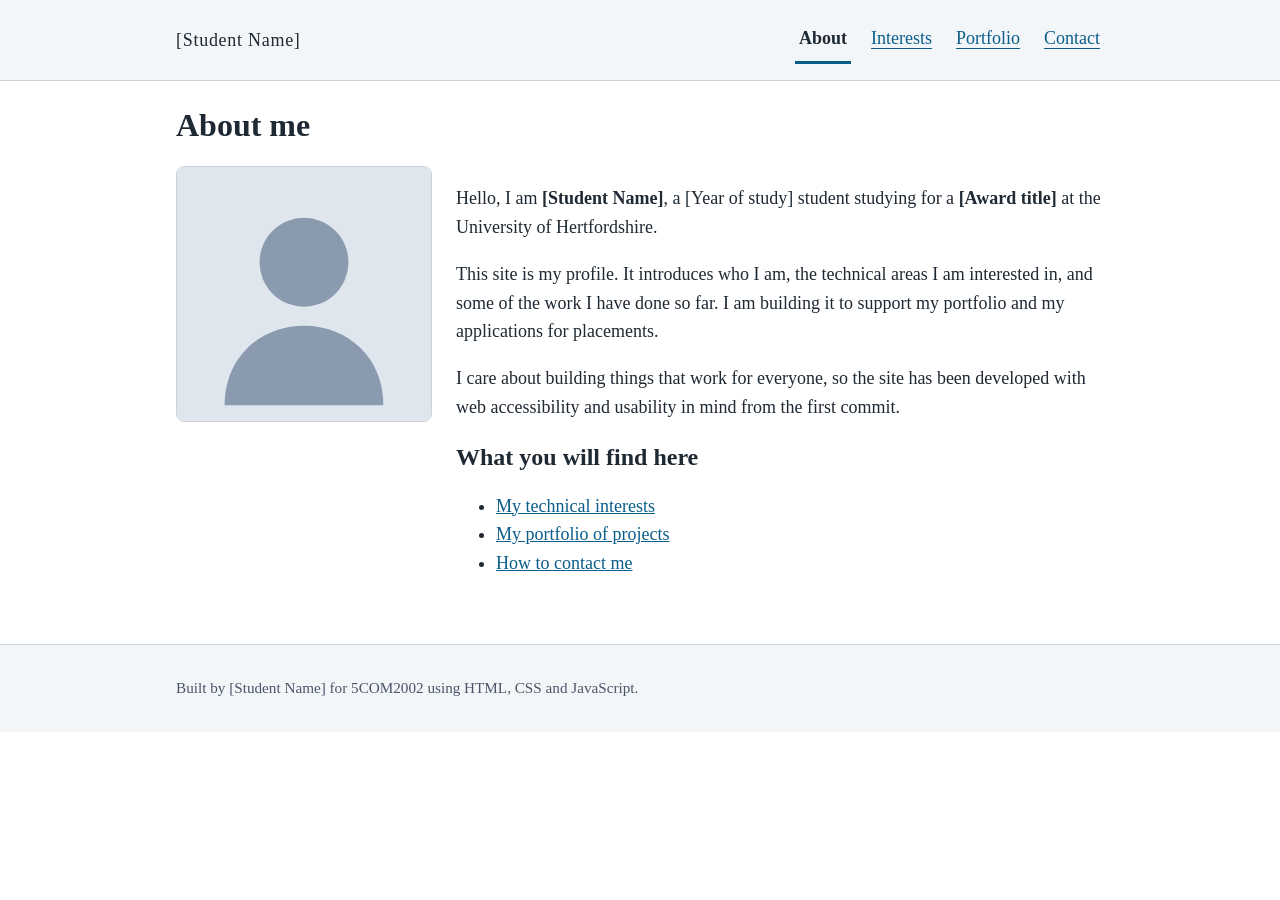
<file: index.html>
<!DOCTYPE html>
<html lang="en">
<head>
  <meta charset="utf-8">
  <meta name="viewport" content="width=device-width, initial-scale=1">
  <title>About me - Profile site</title>
  <link rel="stylesheet" href="css/style.css">
</head>
<body>
  <a class="skip-link" href="#main">Skip to main content</a>
  <header class="site-header">
    <div class="inner">
      <p class="site-name">[Student Name]</p>
      <nav class="site-nav" aria-label="Site">
        <ul>
          <li><a href="index.html">About</a></li>
          <li><a href="interests.html">Interests</a></li>
          <li><a href="portfolio.html">Portfolio</a></li>
          <li><a href="contact.html">Contact</a></li>
        </ul>
      </nav>
    </div>
  </header>
  <main id="main" tabindex="-1">
    <h1>About me</h1>
    <div class="about">
      <img class="portrait" src="images/portrait-placeholder.svg" width="320" height="320" alt="Placeholder portrait of [Student Name]">
      <div>
        <p>Hello, I am <strong>[Student Name]</strong>, a [Year of study] student studying for a <strong>[Award title]</strong> at the University of Hertfordshire.</p>
        <p>This site is my profile. It introduces who I am, the technical areas I am interested in, and some of the work I have done so far. I am building it to support my portfolio and my applications for placements.</p>
        <p>I care about building things that work for everyone, so the site has been developed with web accessibility and usability in mind from the first commit.</p>
        <h2>What you will find here</h2>
        <ul>
          <li><a href="interests.html">My technical interests</a></li>
          <li><a href="portfolio.html">My portfolio of projects</a></li>
          <li><a href="contact.html">How to contact me</a></li>
        </ul>
      </div>
    </div>
  </main>
  <footer class="site-footer">
    <div class="inner">
      <p>Built by [Student Name] for 5COM2002 using HTML, CSS and JavaScript.</p>
    </div>
  </footer>
  <script src="js/main.js"></script>
</body>
</html>
</file>
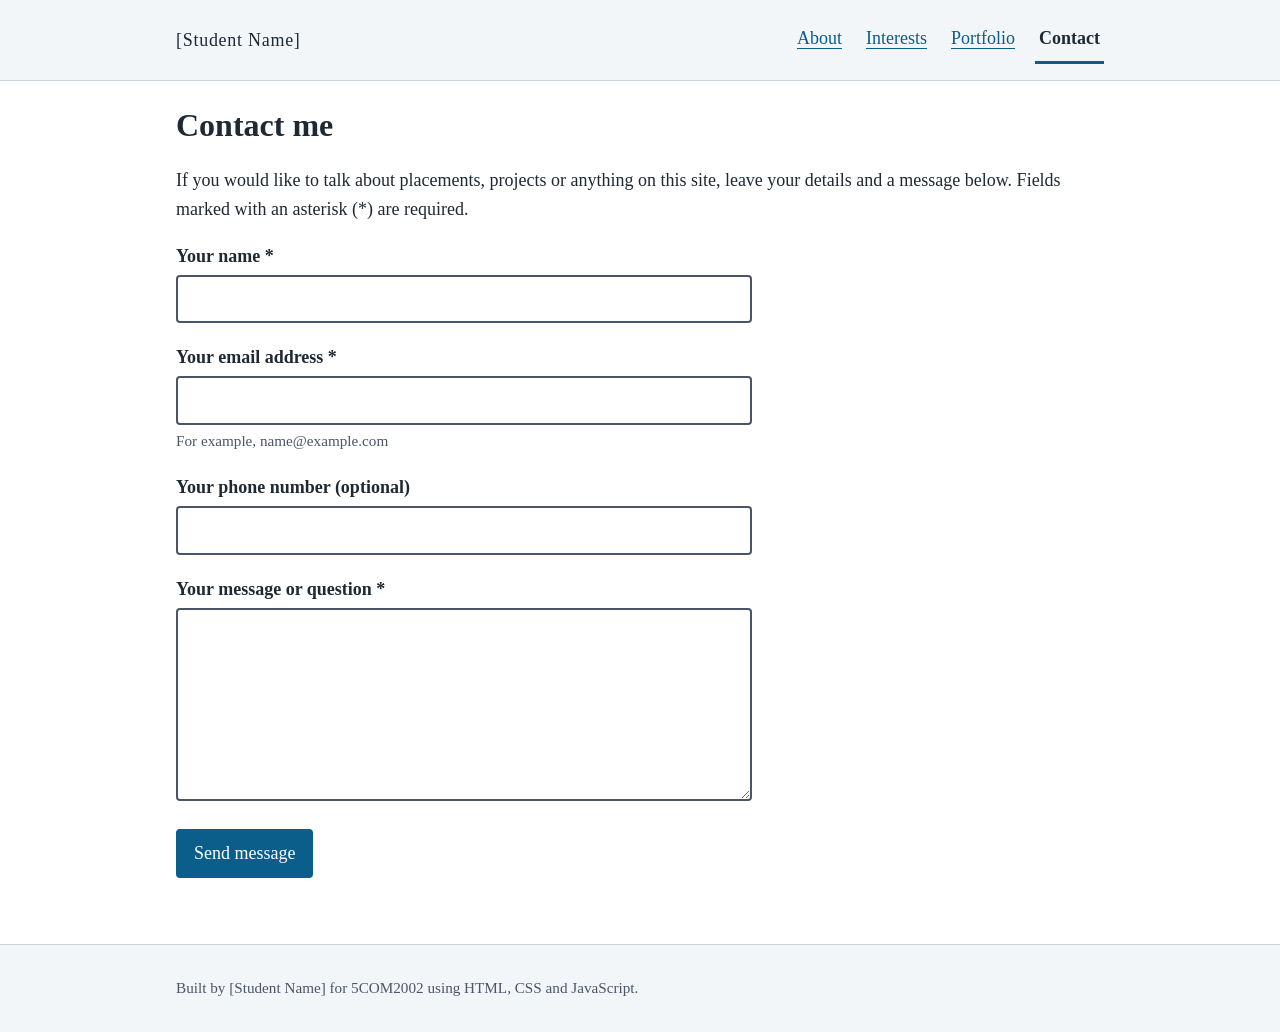
<file: contact.html>
<!DOCTYPE html>
<html lang="en">
<head>
  <meta charset="utf-8">
  <meta name="viewport" content="width=device-width, initial-scale=1">
  <title>Contact me - Profile site</title>
  <link rel="stylesheet" href="css/style.css">
</head>
<body>
  <a class="skip-link" href="#main">Skip to main content</a>
  <header class="site-header">
    <div class="inner">
      <p class="site-name">[Student Name]</p>
      <nav class="site-nav" aria-label="Site">
        <ul>
          <li><a href="index.html">About</a></li>
          <li><a href="interests.html">Interests</a></li>
          <li><a href="portfolio.html">Portfolio</a></li>
          <li><a href="contact.html">Contact</a></li>
        </ul>
      </nav>
    </div>
  </header>
  <main id="main" tabindex="-1">
    <h1>Contact me</h1>
    <p>If you would like to talk about placements, projects or anything on this site, leave your details and a message below. Fields marked with an asterisk (*) are required.</p>

    <form id="contact-form" class="contact-form" novalidate>
      <div class="field">
        <label for="name">Your name *</label>
        <input id="name" name="name" type="text" autocomplete="name" required aria-describedby="name-error">
        <p class="error" id="name-error"></p>
      </div>

      <div class="field">
        <label for="email">Your email address *</label>
        <input id="email" name="email" type="email" autocomplete="email" required aria-describedby="email-hint email-error">
        <p class="hint" id="email-hint">For example, name@example.com</p>
        <p class="error" id="email-error"></p>
      </div>

      <div class="field">
        <label for="phone">Your phone number (optional)</label>
        <input id="phone" name="phone" type="tel" autocomplete="tel">
      </div>

      <div class="field">
        <label for="message">Your message or question *</label>
        <textarea id="message" name="message" rows="6" required aria-describedby="message-error"></textarea>
        <p class="error" id="message-error"></p>
      </div>

      <p>
        <button type="submit">Send message</button>
      </p>

      <div class="status" id="form-status" role="status" aria-live="polite"></div>
    </form>
  </main>
  <footer class="site-footer">
    <div class="inner">
      <p>Built by [Student Name] for 5COM2002 using HTML, CSS and JavaScript.</p>
    </div>
  </footer>
  <script src="js/main.js"></script>
</body>
</html>
</file>
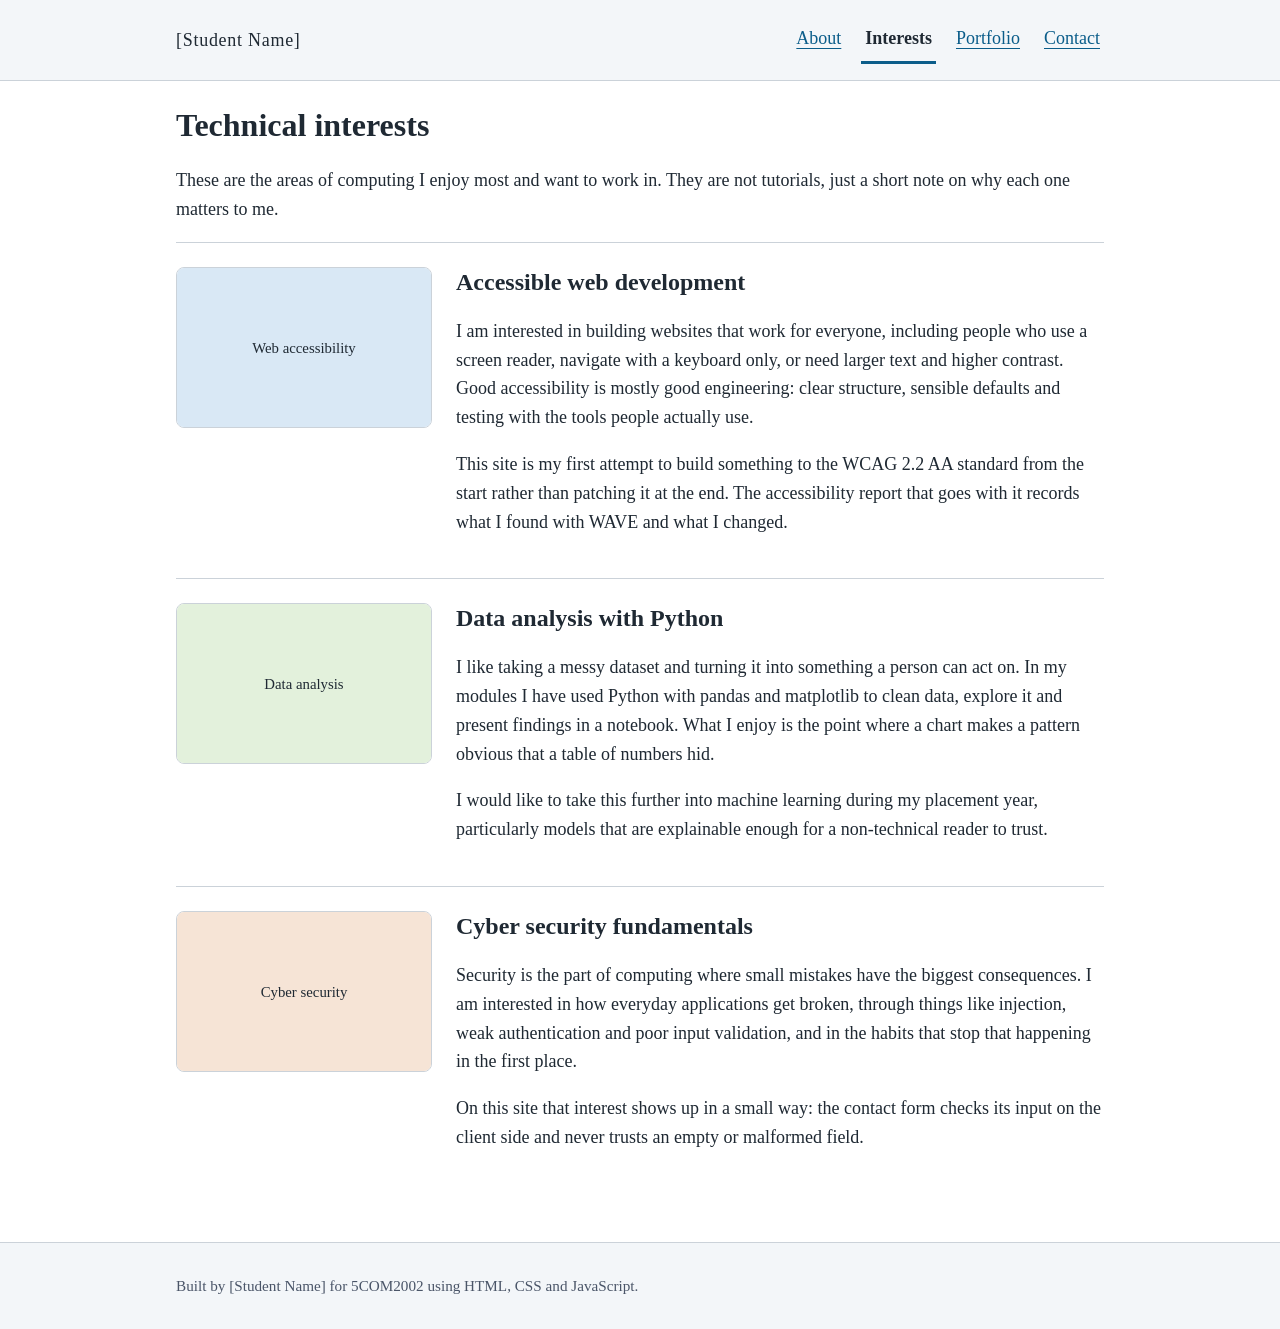
<file: interests.html>
<!DOCTYPE html>
<html lang="en">
<head>
  <meta charset="utf-8">
  <meta name="viewport" content="width=device-width, initial-scale=1">
  <title>Technical interests - Profile site</title>
  <link rel="stylesheet" href="css/style.css">
</head>
<body>
  <a class="skip-link" href="#main">Skip to main content</a>
  <header class="site-header">
    <div class="inner">
      <p class="site-name">[Student Name]</p>
      <nav class="site-nav" aria-label="Site">
        <ul>
          <li><a href="index.html">About</a></li>
          <li><a href="interests.html">Interests</a></li>
          <li><a href="portfolio.html">Portfolio</a></li>
          <li><a href="contact.html">Contact</a></li>
        </ul>
      </nav>
    </div>
  </header>
  <main id="main" tabindex="-1">
    <h1>Technical interests</h1>
    <p>These are the areas of computing I enjoy most and want to work in. They are not tutorials, just a short note on why each one matters to me.</p>

    <section class="interest">
      <img src="images/interest-accessibility.svg" width="480" height="300" alt="Illustration labelled Web accessibility">
      <div>
        <h2>Accessible web development</h2>
        <p>I am interested in building websites that work for everyone, including people who use a screen reader, navigate with a keyboard only, or need larger text and higher contrast. Good accessibility is mostly good engineering: clear structure, sensible defaults and testing with the tools people actually use.</p>
        <p>This site is my first attempt to build something to the WCAG 2.2 AA standard from the start rather than patching it at the end. The accessibility report that goes with it records what I found with WAVE and what I changed.</p>
      </div>
    </section>

    <section class="interest">
      <img src="images/interest-data.svg" width="480" height="300" alt="Illustration labelled Data analysis">
      <div>
        <h2>Data analysis with Python</h2>
        <p>I like taking a messy dataset and turning it into something a person can act on. In my modules I have used Python with pandas and matplotlib to clean data, explore it and present findings in a notebook. What I enjoy is the point where a chart makes a pattern obvious that a table of numbers hid.</p>
        <p>I would like to take this further into machine learning during my placement year, particularly models that are explainable enough for a non-technical reader to trust.</p>
      </div>
    </section>

    <section class="interest">
      <img src="images/interest-security.svg" width="480" height="300" alt="Illustration labelled Cyber security">
      <div>
        <h2>Cyber security fundamentals</h2>
        <p>Security is the part of computing where small mistakes have the biggest consequences. I am interested in how everyday applications get broken, through things like injection, weak authentication and poor input validation, and in the habits that stop that happening in the first place.</p>
        <p>On this site that interest shows up in a small way: the contact form checks its input on the client side and never trusts an empty or malformed field.</p>
      </div>
    </section>
  </main>
  <footer class="site-footer">
    <div class="inner">
      <p>Built by [Student Name] for 5COM2002 using HTML, CSS and JavaScript.</p>
    </div>
  </footer>
  <script src="js/main.js"></script>
</body>
</html>
</file>
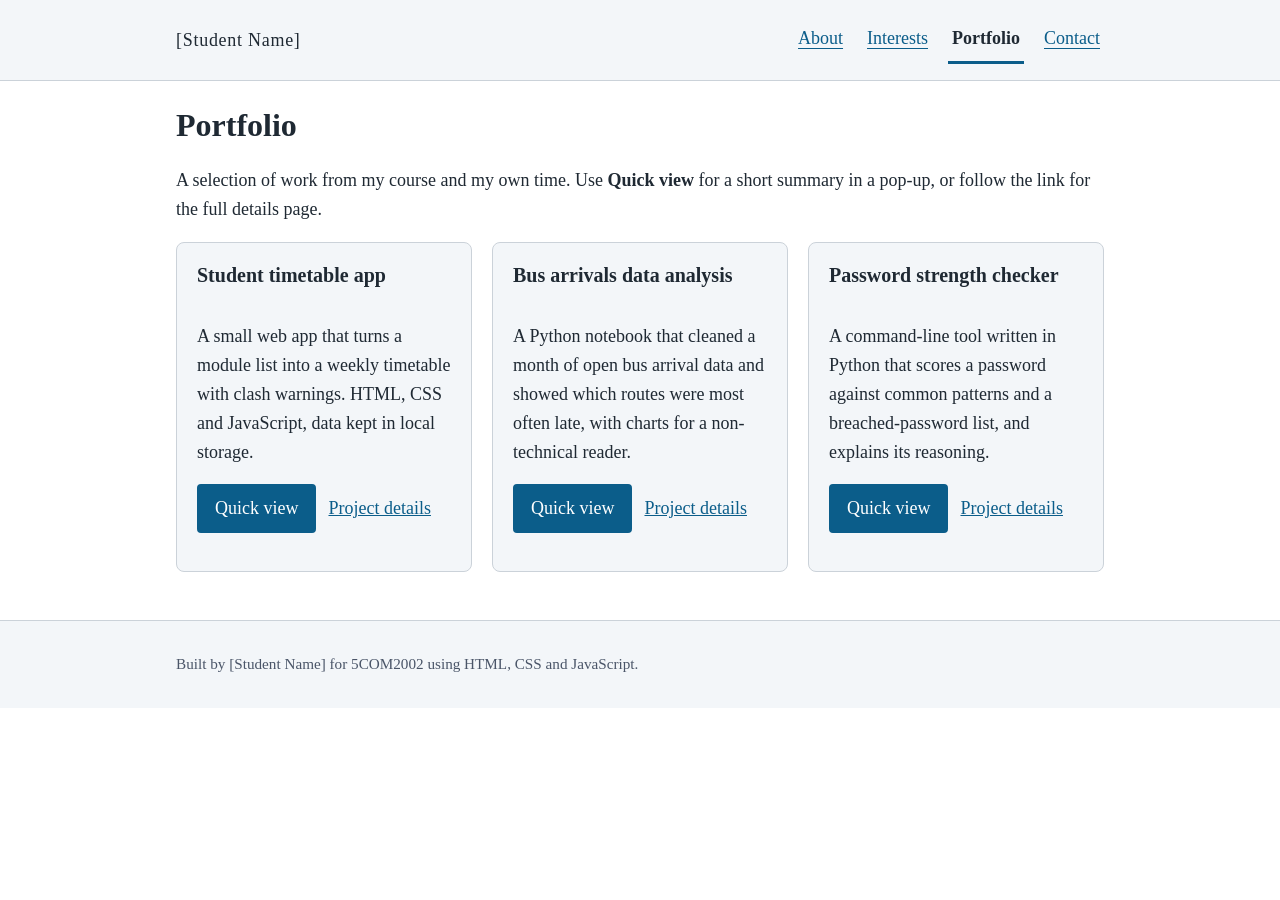
<file: portfolio.html>
<!DOCTYPE html>
<html lang="en">
<head>
  <meta charset="utf-8">
  <meta name="viewport" content="width=device-width, initial-scale=1">
  <title>Portfolio - Profile site</title>
  <link rel="stylesheet" href="css/style.css">
</head>
<body>
  <a class="skip-link" href="#main">Skip to main content</a>
  <header class="site-header">
    <div class="inner">
      <p class="site-name">[Student Name]</p>
      <nav class="site-nav" aria-label="Site">
        <ul>
          <li><a href="index.html">About</a></li>
          <li><a href="interests.html">Interests</a></li>
          <li><a href="portfolio.html">Portfolio</a></li>
          <li><a href="contact.html">Contact</a></li>
        </ul>
      </nav>
    </div>
  </header>
  <main id="main" tabindex="-1">
    <h1>Portfolio</h1>
    <p>A selection of work from my course and my own time. Use <strong>Quick view</strong> for a short summary in a pop-up, or follow the link for the full details page.</p>

    <ul class="cards">
      <li class="card">
        <h2 id="p1-title">Student timetable app</h2>
        <p>A small web app that turns a module list into a weekly timetable with clash warnings. HTML, CSS and JavaScript, data kept in local storage.</p>
        <p class="card-actions">
          <button type="button" class="quick-view" data-project="p1" aria-haspopup="dialog">Quick view</button>
          <a class="more" href="project.html#timetable">Project details</a>
        </p>
      </li>
      <li class="card">
        <h2 id="p2-title">Bus arrivals data analysis</h2>
        <p>A Python notebook that cleaned a month of open bus arrival data and showed which routes were most often late, with charts for a non-technical reader.</p>
        <p class="card-actions">
          <button type="button" class="quick-view" data-project="p2" aria-haspopup="dialog">Quick view</button>
          <a class="more" href="project.html#bus-data">Project details</a>
        </p>
      </li>
      <li class="card">
        <h2 id="p3-title">Password strength checker</h2>
        <p>A command-line tool written in Python that scores a password against common patterns and a breached-password list, and explains its reasoning.</p>
        <p class="card-actions">
          <button type="button" class="quick-view" data-project="p3" aria-haspopup="dialog">Quick view</button>
          <a class="more" href="project.html#password">Project details</a>
        </p>
      </li>
    </ul>

    <!-- Quick view pop-up. Hidden until a Quick view button is pressed. -->
    <div class="modal-backdrop" id="modal-backdrop" hidden></div>
    <div class="modal" id="modal" role="dialog" aria-modal="true" aria-labelledby="modal-title" hidden>
      <button type="button" class="modal-close" id="modal-close" aria-label="Close quick view"></button>
      <h2 id="modal-title">Project</h2>
      <div id="modal-body"></div>
      <p><a id="modal-link" href="project.html">Go to project details</a></p>
    </div>
  </main>
  <footer class="site-footer">
    <div class="inner">
      <p>Built by [Student Name] for 5COM2002 using HTML, CSS and JavaScript.</p>
    </div>
  </footer>
  <script src="js/main.js"></script>
</body>
</html>
</file>
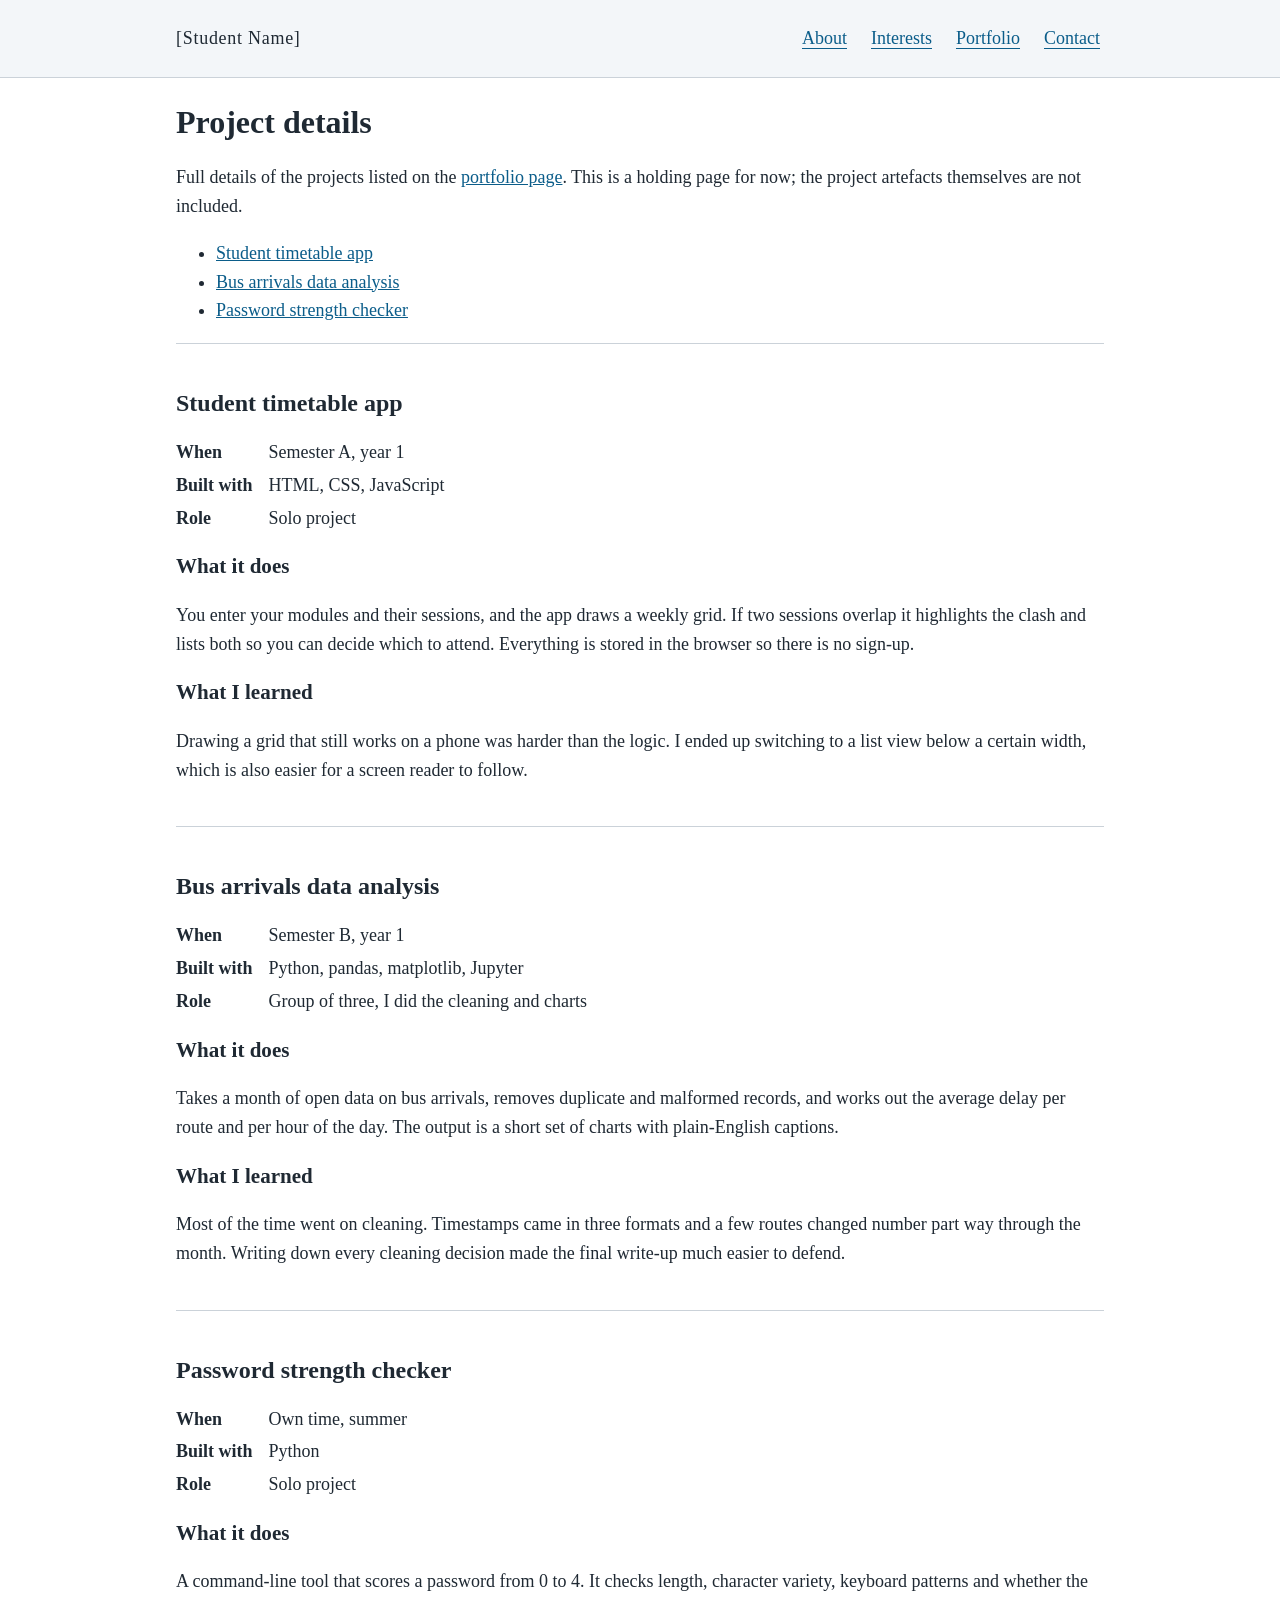
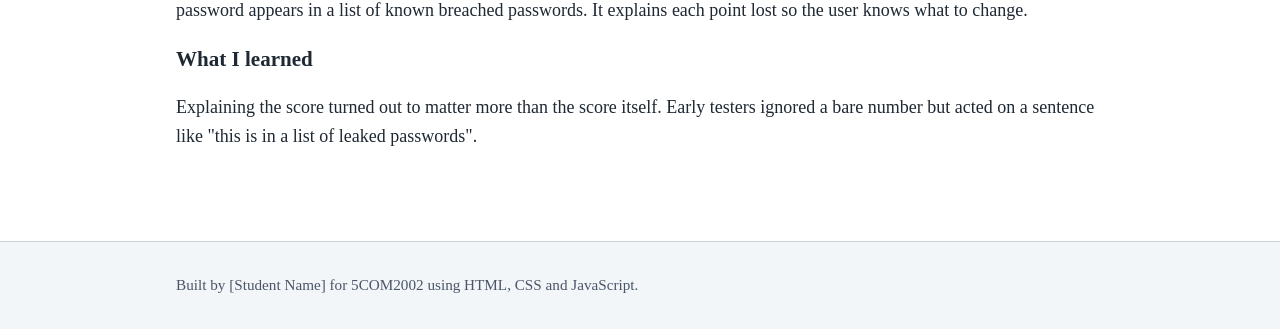
<file: project.html>
<!DOCTYPE html>
<html lang="en">
<head>
  <meta charset="utf-8">
  <meta name="viewport" content="width=device-width, initial-scale=1">
  <title>Project details - Profile site</title>
  <link rel="stylesheet" href="css/style.css">
</head>
<body>
  <a class="skip-link" href="#main">Skip to main content</a>
  <header class="site-header">
    <div class="inner">
      <p class="site-name">[Student Name]</p>
      <nav class="site-nav" aria-label="Site">
        <ul>
          <li><a href="index.html">About</a></li>
          <li><a href="interests.html">Interests</a></li>
          <li><a href="portfolio.html">Portfolio</a></li>
          <li><a href="contact.html">Contact</a></li>
        </ul>
      </nav>
    </div>
  </header>
  <main id="main" tabindex="-1">
    <h1>Project details</h1>
    <p>Full details of the projects listed on the <a href="portfolio.html">portfolio page</a>. This is a holding page for now; the project artefacts themselves are not included.</p>

    <nav aria-label="Projects on this page">
      <ul>
        <li><a href="#timetable">Student timetable app</a></li>
        <li><a href="#bus-data">Bus arrivals data analysis</a></li>
        <li><a href="#password">Password strength checker</a></li>
      </ul>
    </nav>

    <article id="timetable" class="project">
      <h2>Student timetable app</h2>
      <dl class="meta">
        <dt>When</dt><dd>Semester A, year 1</dd>
        <dt>Built with</dt><dd>HTML, CSS, JavaScript</dd>
        <dt>Role</dt><dd>Solo project</dd>
      </dl>
      <h3>What it does</h3>
      <p>You enter your modules and their sessions, and the app draws a weekly grid. If two sessions overlap it highlights the clash and lists both so you can decide which to attend. Everything is stored in the browser so there is no sign-up.</p>
      <h3>What I learned</h3>
      <p>Drawing a grid that still works on a phone was harder than the logic. I ended up switching to a list view below a certain width, which is also easier for a screen reader to follow.</p>
    </article>

    <article id="bus-data" class="project">
      <h2>Bus arrivals data analysis</h2>
      <dl class="meta">
        <dt>When</dt><dd>Semester B, year 1</dd>
        <dt>Built with</dt><dd>Python, pandas, matplotlib, Jupyter</dd>
        <dt>Role</dt><dd>Group of three, I did the cleaning and charts</dd>
      </dl>
      <h3>What it does</h3>
      <p>Takes a month of open data on bus arrivals, removes duplicate and malformed records, and works out the average delay per route and per hour of the day. The output is a short set of charts with plain-English captions.</p>
      <h3>What I learned</h3>
      <p>Most of the time went on cleaning. Timestamps came in three formats and a few routes changed number part way through the month. Writing down every cleaning decision made the final write-up much easier to defend.</p>
    </article>

    <article id="password" class="project">
      <h2>Password strength checker</h2>
      <dl class="meta">
        <dt>When</dt><dd>Own time, summer</dd>
        <dt>Built with</dt><dd>Python</dd>
        <dt>Role</dt><dd>Solo project</dd>
      </dl>
      <h3>What it does</h3>
      <p>A command-line tool that scores a password from 0 to 4. It checks length, character variety, keyboard patterns and whether the password appears in a list of known breached passwords. It explains each point lost so the user knows what to change.</p>
      <h3>What I learned</h3>
      <p>Explaining the score turned out to matter more than the score itself. Early testers ignored a bare number but acted on a sentence like "this is in a list of leaked passwords".</p>
    </article>
  </main>
  <footer class="site-footer">
    <div class="inner">
      <p>Built by [Student Name] for 5COM2002 using HTML, CSS and JavaScript.</p>
    </div>
  </footer>
  <script src="js/main.js"></script>
</body>
</html>
</file>
<file: css/style.css>
/* Profile site stylesheet. Written by hand, no frameworks.
   Colours were checked for a contrast ratio of at least 4.5:1 against
   the backgrounds they appear on (WCAG 2.2 1.4.3). */

:root {
  --text: #1f2933;
  --text-muted: #4a5568;
  --bg: #ffffff;
  --bg-alt: #f3f6f9;
  --brand: #0b5d8a;
  --brand-dark: #08466a;
  --focus: #b8860b;
  --border: #cbd2d9;
  --error: #a4161a;
  --success: #1f6f3a;
  --max-width: 60rem;
}

*,
*::before,
*::after {
  box-sizing: border-box;
}

html {
  font-size: 100%;
}

body {
  margin: 0;
  font-family: Georgia, "Times New Roman", serif;
  font-size: 1.125rem;
  line-height: 1.6;
  color: var(--text);
  background: var(--bg);
}

/* Skip link: hidden until it receives keyboard focus (WCAG 2.4.1). */
.skip-link {
  position: absolute;
  left: 0;
  top: -3rem;
  padding: 0.5rem 1rem;
  background: var(--brand-dark);
  color: #ffffff;
  text-decoration: none;
  z-index: 10;
}

.skip-link:focus {
  top: 0;
}

/* Every focusable element gets the same clear focus ring (WCAG 2.4.7, 2.4.11). */
a:focus-visible,
button:focus-visible,
input:focus-visible,
textarea:focus-visible,
[tabindex]:focus-visible {
  outline: 3px solid var(--focus);
  outline-offset: 2px;
}

.site-header {
  background: var(--bg-alt);
  border-bottom: 1px solid var(--border);
}

.site-header .inner {
  max-width: var(--max-width);
  margin: 0 auto;
  padding: 1rem;
  display: flex;
  flex-wrap: wrap;
  align-items: center;
  justify-content: space-between;
  gap: 1rem;
}

.site-name {
  margin: 0;
  font-size: 1.125rem;
  letter-spacing: 0.04em;
  color: var(--text);
}

.site-nav ul {
  list-style: none;
  margin: 0;
  padding: 0;
  display: flex;
  flex-wrap: wrap;
  gap: 0.25rem 1rem;
}

.site-nav a {
  display: inline-block;
  padding: 0.5rem 0.25rem;
  color: var(--brand);
  text-decoration: underline;
  text-underline-offset: 0.2em;
}

.site-nav a[aria-current="page"] {
  color: var(--text);
  font-weight: bold;
  text-decoration: none;
  border-bottom: 3px solid var(--brand);
}

main {
  max-width: var(--max-width);
  margin: 0 auto;
  padding: 1.5rem 1rem 3rem;
}

h1,
h2,
h3 {
  line-height: 1.25;
  color: var(--text);
}

h1 {
  font-size: 2rem;
  margin-top: 0;
}

h2 {
  font-size: 1.5rem;
}

a {
  color: var(--brand);
}

a:hover {
  color: var(--brand-dark);
}

img {
  max-width: 100%;
  height: auto;
}

.site-footer {
  border-top: 1px solid var(--border);
  background: var(--bg-alt);
  color: var(--text-muted);
  font-size: 0.95rem;
}

.site-footer .inner {
  max-width: var(--max-width);
  margin: 0 auto;
  padding: 1rem;
}

/* Visually hidden text that screen readers still read. */
.visually-hidden {
  position: absolute;
  width: 1px;
  height: 1px;
  overflow: hidden;
  clip: rect(0 0 0 0);
  clip-path: inset(50%);
  white-space: nowrap;
}

@media (prefers-reduced-motion: reduce) {
  *,
  *::before,
  *::after {
    transition: none !important;
    animation: none !important;
  }
}

/* About page */
.about {
  display: grid;
  grid-template-columns: minmax(0, 1fr);
  gap: 1.5rem;
  align-items: start;
}

.portrait {
  width: 100%;
  max-width: 16rem;
  border-radius: 0.5rem;
  border: 1px solid var(--border);
}

@media (min-width: 40rem) {
  .about {
    grid-template-columns: 16rem minmax(0, 1fr);
  }
}

/* Technical interests page */
.interest {
  display: grid;
  grid-template-columns: minmax(0, 1fr);
  gap: 1rem 1.5rem;
  align-items: start;
  padding: 1.5rem 0;
  border-top: 1px solid var(--border);
}

.interest img {
  border-radius: 0.5rem;
  border: 1px solid var(--border);
}

.interest h2 {
  margin-top: 0;
}

@media (min-width: 40rem) {
  .interest {
    grid-template-columns: 16rem minmax(0, 1fr);
  }
}

/* Portfolio cards */
.cards {
  list-style: none;
  margin: 0;
  padding: 0;
  display: grid;
  grid-template-columns: repeat(auto-fit, minmax(16rem, 1fr));
  gap: 1.25rem;
}

.card {
  border: 1px solid var(--border);
  border-radius: 0.5rem;
  padding: 1.25rem;
  background: var(--bg-alt);
  display: flex;
  flex-direction: column;
}

.card h2 {
  margin-top: 0;
  font-size: 1.25rem;
}

.card-actions {
  margin-top: auto;
  display: flex;
  flex-wrap: wrap;
  gap: 0.75rem;
  align-items: center;
}

.card .more {
  color: var(--brand);
}

button {
  font: inherit;
  padding: 0.5rem 1rem;
  border: 2px solid var(--brand);
  border-radius: 0.25rem;
  background: var(--brand);
  color: #ffffff;
  cursor: pointer;
}

button:hover {
  background: var(--brand-dark);
  border-color: var(--brand-dark);
}

/* Quick view pop-up */
.modal-backdrop {
  position: fixed;
  inset: 0;
  background: rgba(0, 0, 0, 0.5);
  z-index: 20;
}

.modal {
  position: fixed;
  top: 50%;
  left: 50%;
  transform: translate(-50%, -50%);
  width: min(90vw, 32rem);
  max-height: 85vh;
  overflow: auto;
  background: var(--bg);
  border: 1px solid var(--border);
  border-radius: 0.5rem;
  padding: 1.5rem;
  z-index: 30;
}

.modal h2 {
  margin-top: 0;
  padding-right: 2.5rem;
}

.modal-close {
  position: absolute;
  top: 0.75rem;
  right: 0.75rem;
  width: 2.25rem;
  height: 2.25rem;
  padding: 0;
  background: transparent;
  color: var(--text);
  border-color: var(--border);
}

.modal-close::before {
  content: "\00d7";
  font-size: 1.5rem;
  line-height: 1;
}

/* Project details page */
.project {
  padding: 1.5rem 0;
  border-top: 1px solid var(--border);
}

.meta {
  display: grid;
  grid-template-columns: max-content minmax(0, 1fr);
  gap: 0.25rem 1rem;
  margin: 0 0 1rem;
}

.meta dt {
  font-weight: bold;
}

.meta dd {
  margin: 0;
}

/* Contact form */
.contact-form {
  max-width: 36rem;
}

.field {
  margin-bottom: 1.25rem;
}

.field label {
  display: block;
  font-weight: bold;
  margin-bottom: 0.25rem;
}

.field input,
.field textarea {
  font: inherit;
  width: 100%;
  padding: 0.5rem;
  border: 2px solid var(--text-muted);
  border-radius: 0.25rem;
  background: var(--bg);
  color: var(--text);
}

.field .hint {
  margin: 0.25rem 0 0;
  font-size: 0.95rem;
  color: var(--text-muted);
}

.field .error {
  margin: 0.25rem 0 0;
  color: var(--error);
  font-weight: bold;
}

.field .error:empty {
  display: none;
}

.field.invalid input,
.field.invalid textarea {
  border-color: var(--error);
}

.status:empty {
  display: none;
}

.status {
  margin-top: 1rem;
  padding: 1rem;
  border-left: 4px solid var(--success);
  background: var(--bg-alt);
  color: var(--text);
}

.status.failed {
  border-left-color: var(--error);
}
</file>
